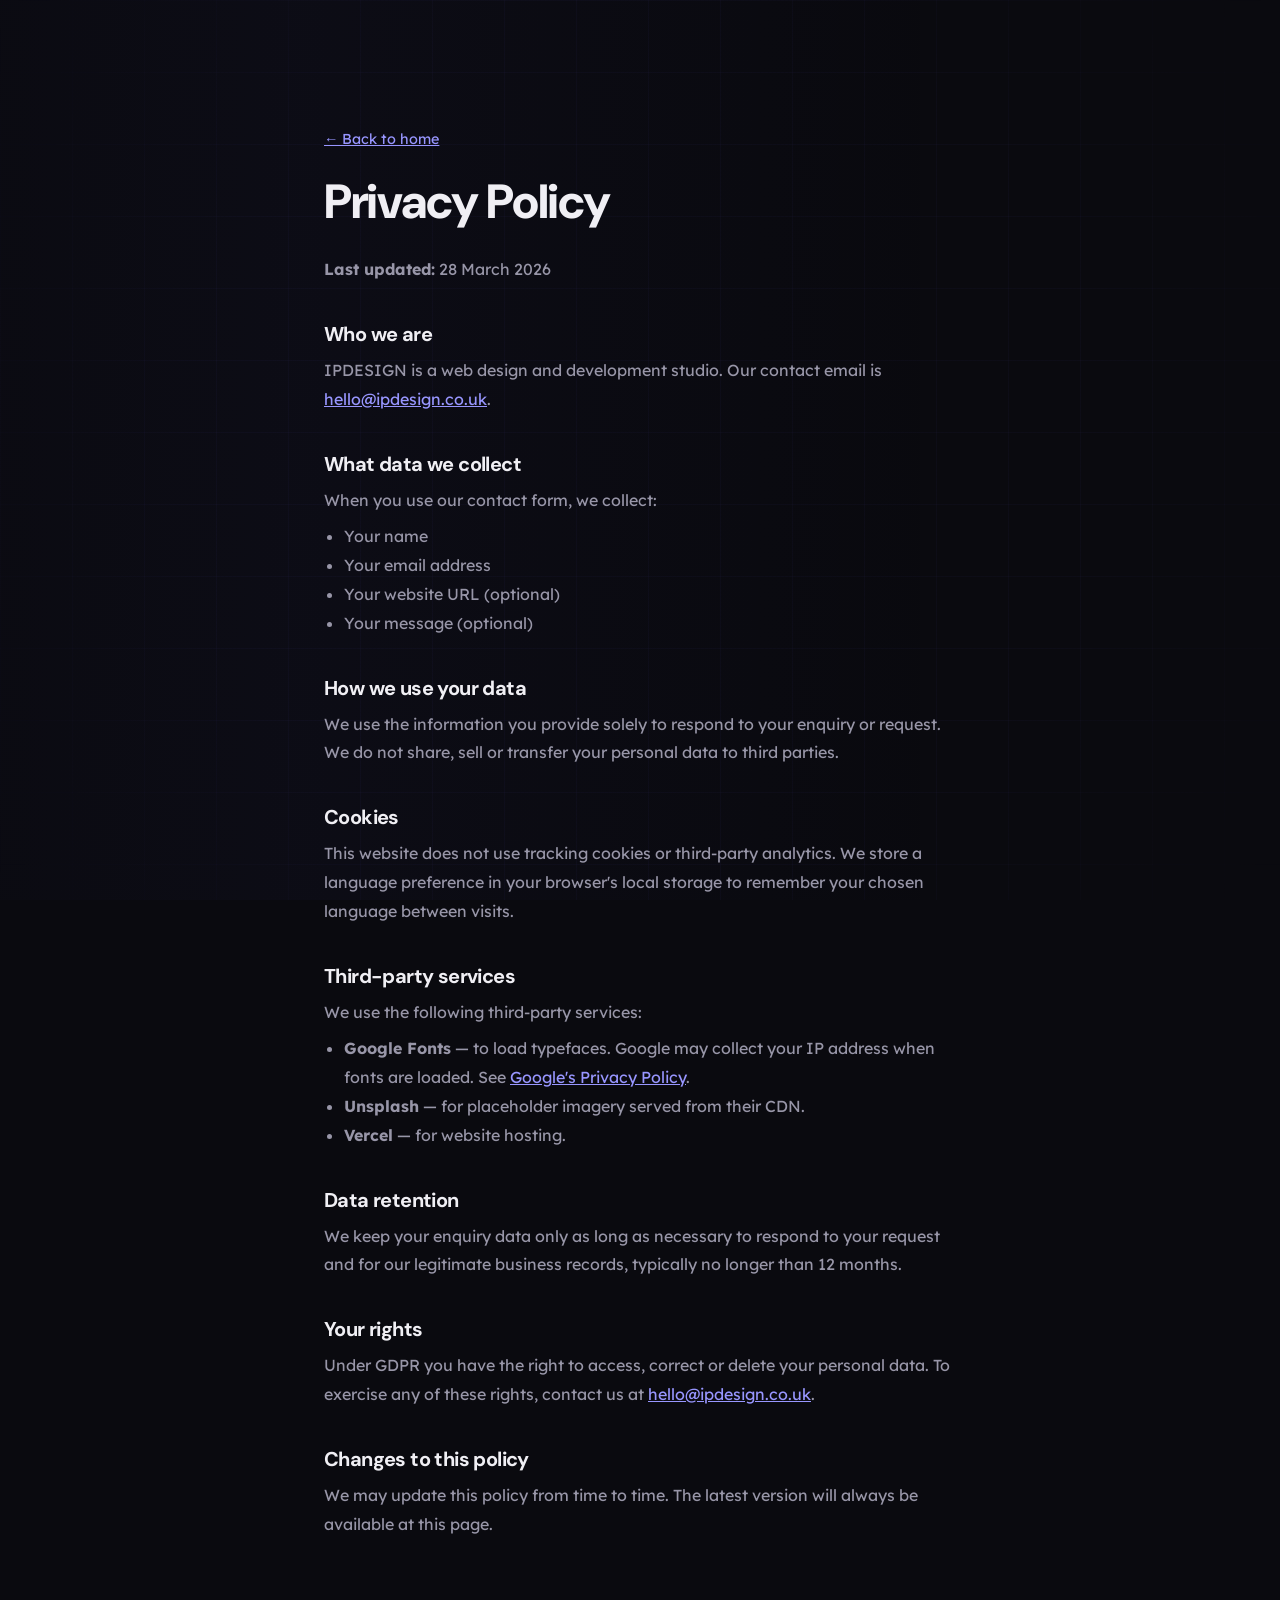
<file: privacy.html>
<!DOCTYPE html>
<html lang="en-GB">
  <head>
    <meta charset="UTF-8" />
    <meta name="viewport" content="width=device-width, initial-scale=1.0" />
    <title>Privacy Policy | IPDESIGN</title>
    <meta name="description" content="IPDESIGN privacy policy — how we collect, use and protect your data." />
    <link rel="canonical" href="https://ipdesign.co.uk/privacy" />
    <link rel="preconnect" href="https://fonts.googleapis.com" />
    <link rel="preconnect" href="https://fonts.gstatic.com" crossorigin />
    <link
      href="https://fonts.googleapis.com/css2?family=DM+Sans:wght@400;500;600;700;800;900&family=Lexend+Deca:wght@300;400;500;600&display=swap"
      rel="stylesheet"
    />
    <link rel="icon" type="image/svg+xml" href="/logo4.svg" />
    <link rel="stylesheet" href="styles.css" />
    <style>
      .privacy { max-width: 680px; margin: 0 auto; padding: 8rem 1.5rem 4rem; }
      .privacy h1 { font-size: clamp(2rem, 4vw, 3rem); margin-bottom: 2rem; }
      .privacy h2 { font-size: 1.25rem; margin-top: 2.5rem; margin-bottom: 0.75rem; color: var(--text-primary); }
      .privacy p, .privacy li { color: var(--text-secondary); line-height: 1.8; }
      .privacy ul { padding-left: 1.25rem; margin: 0.5rem 0; }
      .privacy a { color: var(--accent-light); text-decoration: underline; }
      .privacy__back { display: inline-block; margin-bottom: 2rem; color: var(--text-muted); font-size: 0.9rem; }
      .privacy__back:hover { color: var(--text-primary); }
    </style>
  </head>
  <body>
    <main class="privacy">
      <a href="/" class="privacy__back">&larr; Back to home</a>
      <h1>Privacy Policy</h1>
      <p><strong>Last updated:</strong> 28 March 2026</p>

      <h2>Who we are</h2>
      <p>IPDESIGN is a web design and development studio. Our contact email is <a href="mailto:hello@ipdesign.co.uk">hello@ipdesign.co.uk</a>.</p>

      <h2>What data we collect</h2>
      <p>When you use our contact form, we collect:</p>
      <ul>
        <li>Your name</li>
        <li>Your email address</li>
        <li>Your website URL (optional)</li>
        <li>Your message (optional)</li>
      </ul>

      <h2>How we use your data</h2>
      <p>We use the information you provide solely to respond to your enquiry or request. We do not share, sell or transfer your personal data to third parties.</p>

      <h2>Cookies</h2>
      <p>This website does not use tracking cookies or third-party analytics. We store a language preference in your browser's local storage to remember your chosen language between visits.</p>

      <h2>Third-party services</h2>
      <p>We use the following third-party services:</p>
      <ul>
        <li><strong>Google Fonts</strong> — to load typefaces. Google may collect your IP address when fonts are loaded. See <a href="https://policies.google.com/privacy" target="_blank" rel="noopener">Google's Privacy Policy</a>.</li>
        <li><strong>Unsplash</strong> — for placeholder imagery served from their CDN.</li>
        <li><strong>Vercel</strong> — for website hosting.</li>
      </ul>

      <h2>Data retention</h2>
      <p>We keep your enquiry data only as long as necessary to respond to your request and for our legitimate business records, typically no longer than 12 months.</p>

      <h2>Your rights</h2>
      <p>Under GDPR you have the right to access, correct or delete your personal data. To exercise any of these rights, contact us at <a href="mailto:hello@ipdesign.co.uk">hello@ipdesign.co.uk</a>.</p>

      <h2>Changes to this policy</h2>
      <p>We may update this policy from time to time. The latest version will always be available at this page.</p>
    </main>
  </body>
</html>
</file>
<file: styles.css>
/* ========================================================================
   IPDESIGN — Dark GSAP-Driven Redesign
   Complete CSS — March 2026
   ======================================================================== */

/* ---------- 1. Design Tokens ---------- */
:root {
  color-scheme: dark;
  --bg-base: #0A0A0F;
  --bg-elevated: #111118;
  --bg-surface: #16161F;
  --bg-soft: #1A1A24;
  --text-primary: #F0EFF4;
  --text-secondary: #9896A8;
  --text-muted: #5E5C6E;
  --text-on-accent: #FFFFFF;
  --accent: #6664E4;
  --accent-light: #9896FF;
  --accent-gold: #E9D175;
  --accent-teal: #2CBCA5;
  --accent-soft: rgba(102, 100, 228, 0.12);
  --line: rgba(102, 100, 228, 0.12);
  --line-strong: rgba(102, 100, 228, 0.24);
  --radius-lg: 24px;
  --radius-md: 16px;
  --radius-sm: 10px;
  --radius-round: 100px;
  --container: min(1280px, calc(100vw - 3rem));
  --section-space: clamp(5rem, 10vw, 10rem);
  --ease-out-quart: cubic-bezier(0.25, 1, 0.5, 1);
  --ease-out-quint: cubic-bezier(0.22, 1, 0.36, 1);
  --ease-out-expo: cubic-bezier(0.16, 1, 0.3, 1);
}

/* ---------- 2. Reset & Base ---------- */
*,
*::before,
*::after {
  box-sizing: border-box;
}

html {
  -webkit-font-smoothing: antialiased;
  -moz-osx-font-smoothing: grayscale;
}

body {
  margin: 0;
  background: var(--bg-base);
  color: var(--text-primary);
  font-family: "Lexend Deca", sans-serif;
  font-weight: 400;
  overflow-x: hidden;
}

a {
  color: inherit;
  text-decoration: none;
}

img {
  max-width: 100%;
  display: block;
}

:focus-visible {
  outline: 2px solid var(--accent);
  outline-offset: 2px;
}

/* ---------- 3. Scroll Setup ---------- */
/* ScrollSmoother disabled — normal browser scroll is used */
html {
  scroll-behavior: smooth;
}

#smooth-wrapper,
#smooth-content {
  overflow: visible;
  width: 100%;
}

/* ---------- 4. Container & Section ---------- */
.container {
  width: 100%;
  max-width: var(--container);
  margin-inline: auto;
  padding-inline: 1.5rem;
}

.section {
  padding-block: var(--section-space);
  position: relative;
}

.section + .section::before {
  content: '';
  position: absolute;
  top: 0;
  left: 50%;
  transform: translateX(-50%);
  width: min(200px, 30%);
  height: 1px;
  background: linear-gradient(90deg, transparent, var(--accent), transparent);
  opacity: 0.3;
}

/* ---------- 5. Header ---------- */
.site-header {
  position: fixed;
  top: 0;
  left: 0;
  width: 100%;
  z-index: 100;
  padding: 0.75rem 0;
  background: rgba(10, 10, 15, 0.8);
  backdrop-filter: blur(20px);
  -webkit-backdrop-filter: blur(20px);
  border-bottom: 1px solid var(--line);
  transition: padding 0.4s var(--ease-out-quart), background 0.4s;
}

.site-header.is-scrolled {
  padding: 0.5rem 0;
  background: rgba(10, 10, 15, 0.95);
}

.header__inner {
  display: flex;
  justify-content: space-between;
  align-items: center;
  gap: 2rem;
}

.brand__logo {
  height: clamp(2.25rem, 4vw, 3rem);
  width: auto;
}

.site-nav {
  display: flex;
  flex-direction: row;
  gap: 2rem;
}

.site-nav a {
  position: relative;
  color: var(--text-secondary);
  font-size: 0.92rem;
  font-weight: 500;
  transition: color 0.3s;
}

.site-nav a:hover {
  color: var(--text-primary);
}

.site-nav a::after {
  content: "";
  position: absolute;
  bottom: -4px;
  left: 0;
  width: 100%;
  height: 2px;
  background: var(--accent);
  border-radius: 1px;
  transform: scaleX(0);
  transform-origin: right;
  transition: transform 0.3s var(--ease-out-quart);
}

.site-nav a:hover::after {
  transform: scaleX(1);
  transform-origin: left;
}

.header__actions {
  display: flex;
  gap: 1rem;
  align-items: center;
}

.header-phone {
  font-size: 0.85rem;
  color: var(--text-muted);
  transition: color 0.3s;
}

.header-phone:hover {
  color: var(--text-primary);
}

.lang-toggle {
  display: inline-flex;
  align-items: center;
  justify-content: center;
  padding: 0.4rem 0.9rem;
  border: 1px solid var(--line);
  border-radius: var(--radius-round);
  background: transparent;
  color: var(--text-secondary);
  font-family: inherit;
  font-size: 0.8rem;
  font-weight: 600;
  cursor: pointer;
  transition: background 0.3s, border-color 0.3s, color 0.3s;
}

.lang-toggle:hover {
  background: var(--accent);
  border-color: var(--accent);
  color: var(--text-on-accent);
}

/* ---------- 6. Buttons ---------- */
.button {
  display: inline-flex;
  align-items: center;
  justify-content: center;
  border-radius: var(--radius-round);
  padding: 0.85rem 2rem;
  font-family: "DM Sans", sans-serif;
  font-weight: 700;
  font-size: 0.9rem;
  line-height: 1;
  cursor: pointer;
  border: 1px solid transparent;
  transition: transform 0.3s var(--ease-out-quart),
              background 0.3s,
              border-color 0.3s,
              color 0.3s;
}

.button--primary {
  background: linear-gradient(135deg, var(--accent) 0%, #8B5CF6 100%);
  border-color: var(--accent);
  color: var(--text-on-accent);
  box-shadow: 0 4px 20px -4px rgba(102, 100, 228, 0.4);
}

.button--primary:hover {
  background: transparent;
  color: var(--accent-light);
  transform: translateY(-2px);
  box-shadow: 0 8px 30px -6px rgba(102, 100, 228, 0.5);
}

.button--ghost {
  background: transparent;
  border-color: var(--line-strong);
  color: var(--text-primary);
}

.button--ghost:hover {
  border-color: var(--accent);
  background: var(--accent);
  color: var(--text-on-accent);
}

.button--compact {
  padding: 0.6rem 1.4rem;
  min-height: 2.2rem;
}

/* ---------- 7. Typography ---------- */
h1,
h2,
h3 {
  font-family: "DM Sans", sans-serif;
  margin: 0;
  letter-spacing: -0.03em;
}

h1 {
  font-size: clamp(3.2rem, 8vw, 7rem);
  line-height: 0.9;
  font-weight: 800;
}

h2 {
  font-size: clamp(2rem, 4.5vw, 3.5rem);
  line-height: 1;
}

h3 {
  font-size: clamp(1.1rem, 2vw, 1.4rem);
  line-height: 1.2;
}

p {
  margin: 0;
  color: var(--text-secondary);
  line-height: 1.7;
}

.eyebrow {
  font-size: 0.75rem;
  font-weight: 700;
  letter-spacing: 0.18em;
  text-transform: uppercase;
  color: var(--text-muted);
  margin-bottom: 0.8rem;
}

/* ---------- Blue Motion — Body Overlays ---------- */
body::before {
  content: "";
  position: fixed;
  inset: 0;
  background-image:
    linear-gradient(rgba(102, 100, 228, 0.04) 1px, transparent 1px),
    linear-gradient(90deg, rgba(102, 100, 228, 0.04) 1px, transparent 1px);
  background-size: 4.5rem 4.5rem;
  mask-image: radial-gradient(circle at center, black 58%, transparent 100%);
  pointer-events: none;
  z-index: -2;
}

body::after {
  content: "";
  position: fixed;
  inset: 0;
  background:
    linear-gradient(90deg, transparent 0%, rgba(102, 100, 228, 0.06) 48%, transparent 100%);
  opacity: 0.55;
  transform: translateX(-25%);
  animation: scanline 24s linear infinite;
  pointer-events: none;
  z-index: -1;
}

/* ---------- 8. Hero Section ---------- */
.hero {
  position: relative;
  min-height: 100vh;
  display: flex;
  flex-direction: column;
  justify-content: flex-end;
  padding: 0 0 clamp(3rem, 6vw, 6rem);
  background: var(--bg-base);
  overflow: hidden;
  clip-path: inset(0 round 0px);
}

/* Hero motion backdrop */
.hero__backdrop {
  position: absolute;
  inset: 0;
  overflow: hidden;
  pointer-events: none;
}

.hero__gradient {
  position: absolute;
  border-radius: 999px;
  filter: blur(80px);
  will-change: transform;
}

.hero__gradient--one {
  top: 10%;
  left: -12%;
  width: min(50vw, 42rem);
  height: min(50vw, 42rem);
  background: rgba(102, 100, 228, 0.18);
  animation: float-blob 18s var(--ease-out-quart) infinite;
}

.hero__gradient--two {
  right: -10%;
  top: 5%;
  width: min(44vw, 36rem);
  height: min(44vw, 36rem);
  background: rgba(65, 109, 214, 0.14);
  animation: float-blob 22s var(--ease-out-quart) infinite reverse;
}

.hero__grid {
  position: absolute;
  inset: 5% -8% 0;
  background-image:
    linear-gradient(rgba(102, 100, 228, 0.08) 1px, transparent 1px),
    linear-gradient(90deg, rgba(102, 100, 228, 0.08) 1px, transparent 1px);
  background-size: 6rem 6rem;
  transform: perspective(800px) rotateX(76deg) scale(1.25);
  transform-origin: top center;
  opacity: 0.25;
}

/* Hero floating project thumbnails */
.hero__floaters {
  position: absolute;
  inset: 0;
  z-index: 1;
  pointer-events: none;
  overflow: hidden;
}

.hero__float {
  position: absolute;
  border-radius: var(--radius-md);
  object-fit: cover;
  opacity: 0.12;
  filter: saturate(0.6);
  animation: float-thumbnail 20s ease-in-out infinite;
  box-shadow: 0 8px 40px rgba(0, 0, 0, 0.4);
}

.hero__float--1 {
  top: 12%;
  right: 4%;
  width: 220px;
  height: 150px;
  animation-delay: 0s;
  transform: rotate(3deg);
}

.hero__float--2 {
  top: 45%;
  right: 15%;
  width: 180px;
  height: 130px;
  animation-delay: -5s;
  transform: rotate(-2deg);
}

.hero__float--3 {
  top: 25%;
  right: 30%;
  width: 160px;
  height: 110px;
  animation-delay: -10s;
  transform: rotate(1.5deg);
}

.hero__float--4 {
  top: 62%;
  right: 6%;
  width: 200px;
  height: 140px;
  animation-delay: -15s;
  transform: rotate(-3deg);
}

@keyframes float-thumbnail {
  0%, 100% { transform: translateY(0) rotate(var(--r, 2deg)); opacity: 0.12; }
  50% { transform: translateY(-20px) rotate(var(--r, 2deg)); opacity: 0.18; }
}

.hero__inner {
  position: relative;
  z-index: 2;
  display: grid;
  gap: 1.5rem;
  max-width: 48rem;
  padding-top: 8rem;
}

.hero-title {
  font-family: "DM Sans", sans-serif;
  font-size: clamp(3.2rem, 8vw, 7rem);
  font-weight: 800;
  line-height: 0.9;
  letter-spacing: -0.04em;
  color: var(--text-primary);
}

.hero__lead {
  max-width: 52ch;
  font-size: clamp(1rem, 1.4vw, 1.15rem);
  color: var(--text-secondary);
}

.hero-ctas {
  display: flex;
  flex-wrap: wrap;
  gap: 1rem;
  margin-top: 0.5rem;
}

.hero__tagline {
  position: absolute;
  bottom: 8%;
  left: 0;
  width: 100%;
  overflow: hidden;
  pointer-events: none;
  z-index: 1;
}

.hero__tagline-text {
  display: block;
  font-family: "DM Sans", sans-serif;
  font-size: clamp(8rem, 20vw, 22rem);
  font-weight: 900;
  line-height: 1;
  letter-spacing: -0.03em;
  color: var(--text-primary);
  white-space: nowrap;
  text-transform: uppercase;
  opacity: 0.06;
}

.hero__sub {
  position: relative;
  z-index: 2;
  text-align: center;
  font-family: "DM Sans", sans-serif;
  font-size: 0.72rem;
  font-weight: 600;
  letter-spacing: 0.28em;
  text-transform: uppercase;
  color: var(--text-muted);
  padding: 1.5rem 0;
}

/* ---------- 9. About Section ---------- */
.about__grid {
  display: grid;
  grid-template-columns: 1fr 1fr;
  gap: clamp(2rem, 6vw, 5rem);
  align-items: start;
}

.about__left h2 {
  font-size: clamp(1.8rem, 3.5vw, 2.8rem);
  line-height: 1.15;
  max-width: 18ch;
}

.about__right {
  display: grid;
  gap: 1.5rem;
  padding-top: 0.5rem;
}

.about__right p {
  font-size: clamp(0.95rem, 1.2vw, 1.05rem);
  line-height: 1.7;
}

.about__image {
  margin-top: 2rem;
  border-radius: var(--radius-lg);
  overflow: hidden;
  position: relative;
}

.about__image img {
  width: 100%;
  height: auto;
  display: block;
  filter: brightness(0.85) saturate(0.8);
  transition: filter 0.6s ease;
}

.about__image:hover img {
  filter: brightness(0.95) saturate(1);
}

.about__image::after {
  content: '';
  position: absolute;
  inset: 0;
  background: linear-gradient(135deg, rgba(102, 100, 228, 0.15) 0%, transparent 60%);
  pointer-events: none;
}

.about__image--secondary {
  margin-top: 1.5rem;
}

/* ---------- 10. Gallery Section ---------- */
/* ---------- 10–11. Portfolio Bento Grid ---------- */
.portfolio {
  position: relative;
  background: var(--bg-base);
}

.bento-grid {
  display: grid;
  grid-template-columns: repeat(3, 1fr);
  gap: 20px;
}

.bento-grid .card:nth-child(1),
.bento-grid .card:nth-child(4),
.bento-grid .card:nth-child(7) {
  grid-column: span 2;
}

.card {
  position: relative;
  border-radius: var(--radius-lg);
  overflow: hidden;
  background: var(--bg-elevated);
  cursor: pointer;
  transition: transform 0.4s cubic-bezier(0.22, 1, 0.36, 1),
              box-shadow 0.4s cubic-bezier(0.22, 1, 0.36, 1);
  border: 1px solid rgba(255, 255, 255, 0.04);
}

.card:hover {
  transform: scale(1.02);
  box-shadow: 0 0 0 1px rgba(102, 100, 228, 0.3),
              0 0 40px -8px rgba(102, 100, 228, 0.2);
}

.card__image {
  position: relative;
  width: 100%;
  padding-top: 65%;
  overflow: hidden;
}

.bento-grid .card:nth-child(1) .card__image { padding-top: 55%; }
.bento-grid .card:nth-child(4) .card__image { padding-top: 50%; }
.bento-grid .card:nth-child(7) .card__image { padding-top: 50%; }

.card__image img {
  position: absolute;
  inset: 0;
  width: 100%;
  height: 100%;
  object-fit: cover;
  display: block;
  transition: transform 0.6s cubic-bezier(0.22, 1, 0.36, 1),
              filter 0.6s cubic-bezier(0.22, 1, 0.36, 1);
  filter: brightness(0.8) saturate(0.9);
}

.card:hover .card__image img {
  transform: scale(1.05);
  filter: brightness(0.9) saturate(1);
}

.card__image::after {
  content: '';
  position: absolute;
  inset: 0;
  background: linear-gradient(
    to top,
    rgba(10, 10, 15, 0.95) 0%,
    rgba(10, 10, 15, 0.7) 30%,
    rgba(10, 10, 15, 0.15) 60%,
    transparent 100%
  );
  z-index: 1;
  transition: background 0.4s ease;
}

.card:hover .card__image::after {
  background: linear-gradient(
    to top,
    rgba(10, 10, 15, 0.9) 0%,
    rgba(10, 10, 15, 0.55) 30%,
    rgba(10, 10, 15, 0.08) 60%,
    transparent 100%
  );
}

.card__content {
  position: absolute;
  bottom: 0;
  left: 0;
  right: 0;
  padding: 28px;
  z-index: 2;
  display: flex;
  flex-direction: column;
  gap: 10px;
}

.card__brand {
  font-family: "DM Sans", sans-serif;
  font-size: 22px;
  font-weight: 700;
  color: var(--text-primary);
  letter-spacing: -0.01em;
  line-height: 1.2;
}

.bento-grid .card:nth-child(1) .card__brand,
.bento-grid .card:nth-child(4) .card__brand,
.bento-grid .card:nth-child(7) .card__brand {
  font-size: 26px;
}

.card__meta {
  display: flex;
  align-items: center;
  gap: 12px;
  flex-wrap: wrap;
}

.sector-pill {
  display: inline-flex;
  align-items: center;
  font-family: "Lexend Deca", sans-serif;
  font-size: 11px;
  font-weight: 500;
  letter-spacing: 0.04em;
  color: var(--accent-light);
  padding: 4px 12px;
  border-radius: var(--radius-round);
  border: 1px solid rgba(102, 100, 228, 0.3);
  background: rgba(102, 100, 228, 0.1);
  white-space: nowrap;
}

.card__desc {
  font-size: 13.5px;
  font-weight: 300;
  color: var(--text-secondary);
  line-height: 1.5;
  max-width: 420px;
}

/* ---------- 12. Kinetic Typography ---------- */
.kinetic-type {
  position: relative;
  padding: clamp(4rem, 8vw, 8rem) 0;
  overflow: hidden;
  background: var(--bg-base);
}

.kinetic-type__bg {
  position: absolute;
  inset: 0;
  background: url('https://images.unsplash.com/photo-1451187580459-43490279c0fa?auto=format&fit=crop&w=1600&q=40') center/cover no-repeat;
  opacity: 0.06;
  filter: saturate(0.4);
  pointer-events: none;
}

.kinetic-type__intro {
  max-width: 36ch;
  margin: 0 auto;
  padding: 0 var(--container);
  font-size: clamp(1rem, 1.5vw, 1.3rem);
  color: var(--text-secondary);
  line-height: 1.6;
  margin-bottom: clamp(2rem, 4vw, 4rem);
  padding-left: clamp(1.5rem, 4vw, 4rem);
}

.kinetic-type__text {
  display: grid;
  gap: 0;
}

.kinetic-line {
  font-family: "DM Sans", sans-serif;
  font-size: clamp(6rem, 18vw, 18rem);
  font-weight: 900;
  line-height: 0.85;
  letter-spacing: -0.04em;
  text-transform: uppercase;
  color: var(--text-primary);
  will-change: transform;
}

/* ---------- 13. Stats Section ---------- */
.stats {
  background: var(--bg-base);
  position: relative;
  overflow: hidden;
}

.stats::before {
  content: '';
  position: absolute;
  top: 50%;
  left: 50%;
  transform: translate(-50%, -50%);
  width: 600px;
  height: 600px;
  background: radial-gradient(circle, rgba(102, 100, 228, 0.12) 0%, transparent 70%);
  pointer-events: none;
}

.stats__grid {
  display: grid;
  grid-template-columns: auto 1fr;
  gap: clamp(2rem, 5vw, 5rem);
  align-items: center;
}

.stats__big {
  display: grid;
  gap: 0.75rem;
}

.stats__number {
  font-family: "DM Sans", sans-serif;
  font-size: clamp(4rem, 10vw, 8rem);
  font-weight: 900;
  line-height: 1;
  color: var(--text-primary);
}

.stats__label {
  font-size: 0.72rem;
  font-weight: 600;
  letter-spacing: 0.18em;
  text-transform: uppercase;
  color: var(--text-muted);
  max-width: 28ch;
}

.stats__text {
  display: grid;
  gap: 0;
}

.stats__word {
  font-family: "DM Sans", sans-serif;
  font-size: clamp(6rem, 16vw, 16rem);
  font-weight: 900;
  line-height: 0.85;
  letter-spacing: -0.04em;
  text-transform: uppercase;
  color: var(--text-primary);
  opacity: 0.08;
  will-change: transform;
}

/* ---------- 14. Differentiation / Why Us (Pillars) ---------- */
.differentiation {
  background: var(--bg-base);
}

.pillars {
  display: grid;
  grid-template-columns: repeat(3, 1fr);
  gap: 1.5rem;
  margin-top: 2rem;
}

.pillar-card {
  padding: 2rem;
  border-radius: var(--radius-lg);
  border: 1px solid var(--line);
  background: var(--bg-elevated);
  transition: border-color 0.3s, transform 0.3s, box-shadow 0.3s;
  position: relative;
  overflow: hidden;
}

.pillar-card::before {
  content: '';
  position: absolute;
  top: 0;
  right: 0;
  width: 120px;
  height: 120px;
  background: radial-gradient(circle at top right, rgba(102, 100, 228, 0.08) 0%, transparent 70%);
  pointer-events: none;
}

.pillar-card:hover {
  border-color: var(--accent);
  transform: translateY(-4px);
  box-shadow: 0 12px 40px -12px rgba(102, 100, 228, 0.2);
}

.pillar-card__metric {
  font-family: "DM Sans", sans-serif;
  font-size: 2rem;
  font-weight: 800;
  color: var(--accent);
  margin-bottom: 0.25rem;
}

.pillar-card__contrast {
  font-size: 0.78rem;
  font-weight: 600;
  letter-spacing: 0.1em;
  text-transform: uppercase;
  color: var(--accent-gold);
  margin-bottom: 1rem;
}

/* ---------- 15. Services Morph (Horizontal Scroll) ---------- */
.services-morph {
  position: relative;
  overflow: hidden;
  background: var(--bg-base);
}

.services-morph__track {
  display: flex;
  width: max-content;
  will-change: transform;
}

.services-morph__panel {
  width: 100vw;
  min-height: 100vh;
  display: flex;
  flex-direction: column;
  justify-content: center;
  padding: 0 8vw;
  position: relative;
  overflow: hidden;
}

.services-morph__panel::before {
  content: '';
  position: absolute;
  top: 0;
  right: 0;
  bottom: 0;
  width: 45%;
  background: var(--panel-bg, none) center/cover no-repeat;
  opacity: 0.08;
  filter: saturate(0.3);
  mask-image: linear-gradient(to left, rgba(0,0,0,0.6) 0%, transparent 100%);
  -webkit-mask-image: linear-gradient(to left, rgba(0,0,0,0.6) 0%, transparent 100%);
  pointer-events: none;
}

.services-morph__panel-number {
  font-family: "DM Sans", sans-serif;
  font-size: 0.72rem;
  font-weight: 700;
  letter-spacing: 0.18em;
  color: var(--text-muted);
  margin-bottom: 1.5rem;
}

.services-morph__panel-title {
  font-family: "DM Sans", sans-serif;
  font-size: clamp(2rem, 4.5vw, 3.5rem);
  font-weight: 800;
  line-height: 1;
  color: var(--text-primary);
  max-width: 14ch;
  margin-bottom: 1.5rem;
}

.services-morph__panel-desc {
  max-width: 40ch;
  color: var(--text-secondary);
  font-size: clamp(0.95rem, 1.2vw, 1.05rem);
  line-height: 1.7;
  margin-bottom: 2rem;
}

.services-morph__panel-cta {
  display: inline-flex;
  align-items: center;
  gap: 0.5rem;
  padding: 0.8rem 1.8rem;
  border: 1px solid var(--line-strong);
  border-radius: var(--radius-round);
  color: var(--text-primary);
  font-size: 0.88rem;
  font-weight: 600;
  transition: border-color 0.3s, background 0.3s, color 0.3s;
}

.services-morph__panel-cta:hover {
  border-color: var(--accent);
  background: var(--accent);
  color: var(--text-on-accent);
}

.services-morph__shape {
  position: fixed;
  top: 50%;
  right: 10%;
  transform: translate(0, -50%);
  width: clamp(200px, 25vw, 350px);
  height: clamp(200px, 25vw, 350px);
  color: var(--accent);
  pointer-events: none;
  z-index: 0;
  opacity: 0;
  transition: opacity 0.4s;
}

.services-morph.is-active .services-morph__shape {
  opacity: 1;
}

/* ---------- 16. FAQ Accordion & Comparison Table ---------- */
.accordion__item {
  border: 1px solid var(--line);
  border-radius: var(--radius-md);
  margin-bottom: 1rem;
  overflow: hidden;
  background: var(--bg-elevated);
  transition: border-color 0.3s, box-shadow 0.3s;
}

.accordion__item:hover {
  box-shadow: 0 4px 20px -6px rgba(0, 0, 0, 0.3);
}

.accordion__item.is-open {
  border-color: var(--accent-teal);
}

.accordion__trigger {
  width: 100%;
  padding: 1.25rem 1.5rem;
  background: transparent;
  border: none;
  font-family: inherit;
  font-size: 1.05rem;
  font-weight: 600;
  text-align: left;
  cursor: pointer;
  display: flex;
  justify-content: space-between;
  align-items: center;
  gap: 1rem;
  color: var(--text-primary);
  transition: color 0.3s;
}

.accordion__item.is-open .accordion__trigger {
  color: var(--accent-teal);
}

.accordion__icon {
  font-size: 1.4rem;
  transition: transform 0.3s var(--ease-out-quart);
  flex-shrink: 0;
  color: var(--text-muted);
}

.accordion__item.is-open .accordion__icon {
  transform: rotate(45deg);
  color: var(--accent-teal);
}

.accordion__body {
  max-height: 0;
  overflow: hidden;
  opacity: 0;
  transition: max-height 0.5s var(--ease-out-expo), opacity 0.3s;
}

.accordion__item.is-open .accordion__body {
  max-height: 500px;
  opacity: 1;
}

.accordion__body-inner {
  padding: 0 1.5rem 1.25rem;
  color: var(--text-secondary);
  line-height: 1.7;
}

.comparison-table {
  margin-top: 3rem;
  overflow-x: auto;
}

.comparison-table table {
  width: 100%;
  border-collapse: collapse;
  border-radius: var(--radius-md);
  overflow: hidden;
}

.comparison-table th {
  background: var(--bg-surface);
  color: var(--text-secondary);
  padding: 1rem 1.25rem;
  font-family: "DM Sans", sans-serif;
  font-weight: 700;
  font-size: 0.85rem;
  text-align: left;
  letter-spacing: 0.05em;
}

.comparison-table th:last-child {
  color: var(--accent-gold);
}

.comparison-table td {
  padding: 0.9rem 1.25rem;
  border-bottom: 1px solid var(--line);
  font-size: 0.92rem;
  color: var(--text-secondary);
}

.comparison-table td.highlight {
  color: var(--accent);
  font-weight: 700;
}

.comparison-table tbody tr:last-child td {
  border-bottom: none;
}

.comparison-table tbody tr:hover {
  background: var(--bg-elevated);
}

/* ---------- 17. Process Timeline ---------- */
.timeline {
  display: grid;
  gap: 1rem;
  margin-top: 2rem;
}

.process-item {
  display: grid;
  grid-template-columns: auto 1fr;
  gap: 1.25rem;
  align-items: start;
  padding: 1.5rem;
  border-radius: var(--radius-md);
  border: 1px solid var(--line);
  background: var(--bg-elevated);
  transition: border-color 0.3s, transform 0.3s;
}

.process-item:hover {
  border-color: var(--accent);
  transform: translateY(-2px);
  box-shadow: 0 8px 30px -8px rgba(102, 100, 228, 0.15);
}

.process-item__index {
  display: flex;
  align-items: center;
  justify-content: center;
  width: 2.5rem;
  height: 2.5rem;
  border-radius: 50%;
  background: var(--accent-soft);
  color: var(--accent-light);
  font-family: "DM Sans", sans-serif;
  font-weight: 800;
  font-size: 0.85rem;
}

.process-item h3 {
  color: var(--text-primary);
}

.process-item p {
  margin-top: 0.4rem;
  color: var(--text-secondary);
}

/* ---------- 18. Marquee ---------- */
.marquee-section {
  padding: 2.5rem 0;
  border-top: 1px solid var(--line);
  border-bottom: 1px solid var(--line);
  overflow: hidden;
  background: linear-gradient(135deg, var(--bg-base) 0%, rgba(102, 100, 228, 0.04) 50%, var(--bg-base) 100%);
}

.marquee__track {
  display: flex;
  gap: 3rem;
  white-space: nowrap;
  will-change: transform;
}

.marquee__track span {
  font-family: "DM Sans", sans-serif;
  font-size: clamp(1.5rem, 3.5vw, 3rem);
  font-weight: 800;
  text-transform: uppercase;
  letter-spacing: 0.08em;
  color: var(--text-primary);
  opacity: 0.5;
  flex-shrink: 0;
}

.marquee-dot {
  opacity: 0.2;
}

/* ---------- 19. Contact / CTA Section ---------- */
.cta-section {
  background: var(--bg-elevated);
  position: relative;
  overflow: hidden;
}

.cta-section__bg {
  position: absolute;
  inset: 0;
  background: url('https://images.unsplash.com/photo-1497366216548-37526070297c?auto=format&fit=crop&w=1600&q=40') center/cover no-repeat;
  opacity: 0.04;
  filter: saturate(0.3);
  pointer-events: none;
}

.cta-section::before {
  content: '';
  position: absolute;
  top: -200px;
  right: -200px;
  width: 500px;
  height: 500px;
  background: radial-gradient(circle, rgba(102, 100, 228, 0.1) 0%, transparent 70%);
  pointer-events: none;
}

.cta-section__grid {
  display: grid;
  grid-template-columns: 1fr 1fr;
  gap: clamp(2rem, 5vw, 5rem);
  align-items: start;
}

.cta-section__copy {
  display: grid;
  gap: 1rem;
  padding-top: 1rem;
}

.scarcity-badge {
  color: var(--accent-gold);
  font-size: 0.85rem;
  font-weight: 600;
}

.trust-line {
  text-align: center;
  color: var(--text-muted);
  font-size: 0.85rem;
  margin-top: 2rem;
}

.audit-form {
  display: grid;
  gap: 1rem;
}

.field {
  display: grid;
  gap: 0.4rem;
}

.field span {
  font-size: 0.78rem;
  letter-spacing: 0.06em;
  text-transform: uppercase;
  color: var(--text-muted);
}

.field input,
.field textarea {
  width: 100%;
  padding: 0.9rem 1rem;
  border: 1px solid var(--line-strong);
  border-radius: var(--radius-sm);
  background: rgba(255, 255, 255, 0.04);
  color: var(--text-primary);
  font: inherit;
  font-size: 0.95rem;
  resize: vertical;
  transition: border-color 0.3s, box-shadow 0.3s, background 0.3s;
}

.field input::placeholder,
.field textarea::placeholder {
  color: var(--text-muted);
}

.field input:focus,
.field textarea:focus {
  outline: none;
  border-color: var(--accent);
  box-shadow: 0 0 0 3px rgba(102, 100, 228, 0.15);
  background: rgba(255, 255, 255, 0.06);
}

/* ---------- 20. Footer ---------- */
.site-footer {
  padding: 3rem 0;
  border-top: 1px solid var(--line);
  background: var(--bg-base);
}

.site-footer__grid {
  display: grid;
  grid-template-columns: 1.4fr 0.6fr 0.8fr;
  gap: 2rem;
}

.site-footer__summary {
  max-width: 32rem;
  margin-top: 1rem;
  color: var(--text-secondary);
}

.site-footer__grid > div {
  display: grid;
  align-content: start;
  gap: 0.5rem;
}

.footer-title {
  font-size: 0.75rem;
  font-weight: 700;
  letter-spacing: 0.18em;
  text-transform: uppercase;
  color: var(--text-muted);
  margin-bottom: 0.5rem;
}

.site-footer a {
  color: var(--text-secondary);
  font-size: 0.92rem;
  transition: color 0.2s;
}

.site-footer a:hover {
  color: var(--text-primary);
}

.brand--footer .brand__logo {
  height: clamp(3.5rem, 6vw, 5rem);
}

/* ---------- 21. Scroll Progress Bar ---------- */
.scroll-progress {
  position: fixed;
  top: 0;
  left: 0;
  height: 2px;
  width: 100%;
  background: linear-gradient(90deg, var(--accent), var(--accent-gold));
  transform-origin: left;
  transform: scaleX(0);
  z-index: 200;
  pointer-events: none;
}

/* ---------- 22. Animation Utility Classes ---------- */
.anim-reveal,
.anim-fade {
  opacity: 0;
  transform: translateY(40px);
  animation: reveal-fallback 0.6s ease-out 2.2s forwards;
}

[data-reveal] {
  opacity: 0;
  transform: translateY(30px);
  animation: reveal-fallback 0.6s ease-out 1.8s forwards;
}

[data-reveal-stagger] > * {
  opacity: 0;
  transform: translateY(30px);
  animation: reveal-fallback 0.6s ease-out 2s forwards;
}

/* Fallback: if GSAP doesn't animate these, CSS will after 1.8s */
@keyframes reveal-fallback {
  to { opacity: 1; transform: translateY(0); }
}

.section-heading {
  margin-bottom: clamp(2rem, 4vw, 3rem);
}

/* ---------- Trust Bar ---------- */
.trust-bar {
  display: flex;
  flex-wrap: wrap;
  gap: 0.75rem;
  margin-top: 0.5rem;
}

.trust-signal {
  display: inline-flex;
  align-items: center;
  gap: 0.5rem;
  padding: 0.4rem 0.85rem;
  border-radius: var(--radius-round);
  border: 1px solid var(--line);
  background: rgba(102, 100, 228, 0.06);
  font-size: 0.78rem;
  color: var(--text-secondary);
  white-space: nowrap;
}

/* ---------- Hero Title Lines ---------- */
.hero-title__line {
  display: block;
}


/* ---------- Keyframes — Blue Motion ---------- */
@keyframes float-blob {
  0%, 100% { transform: translate(0, 0) scale(1); }
  33% { transform: translate(30px, -20px) scale(1.05); }
  66% { transform: translate(-20px, 15px) scale(0.95); }
}

@keyframes scanline {
  0% { transform: translateX(-35%); }
  100% { transform: translateX(120%); }
}

@keyframes brand-breathe {
  0%, 100% {
    box-shadow: 0 0 0 6px rgba(102, 100, 228, 0.08), 0 0 38px rgba(102, 100, 228, 0.2);
  }
  50% {
    box-shadow: 0 0 0 8px rgba(102, 100, 228, 0.14), 0 0 48px rgba(102, 100, 228, 0.35);
  }
}

@keyframes pulse-node {
  0%, 100% {
    opacity: 0.58;
    box-shadow: 0 0 0 0.28rem rgba(102, 100, 228, 0.05), 0 0 12px rgba(102, 100, 228, 0.1);
  }
  50% {
    opacity: 1;
    box-shadow: 0 0 0 0.46rem rgba(102, 100, 228, 0.12), 0 0 22px rgba(102, 100, 228, 0.22);
  }
}

/* ---------- Skip Link ---------- */
.skip-link {
  position: absolute;
  left: -9999px;
  top: auto;
  width: 1px;
  height: 1px;
  overflow: hidden;
  z-index: 9999;
}

.skip-link:focus {
  position: fixed;
  top: 10px;
  left: 10px;
  width: auto;
  height: auto;
  padding: 0.75rem 1.5rem;
  background: var(--accent);
  color: #fff;
  border-radius: 4px;
  font-size: 1rem;
  text-decoration: none;
}

/* ---------- Hamburger Menu ---------- */
.hamburger {
  display: none;
  flex-direction: column;
  justify-content: center;
  gap: 5px;
  width: 44px;
  height: 44px;
  padding: 10px;
  background: transparent;
  border: none;
  cursor: pointer;
  z-index: 110;
}

.hamburger__line {
  display: block;
  width: 100%;
  height: 2px;
  background: var(--text-primary);
  border-radius: 1px;
  transition: transform 0.3s var(--ease-out-quart), opacity 0.3s;
}

.hamburger[aria-expanded="true"] .hamburger__line:nth-child(1) {
  transform: translateY(7px) rotate(45deg);
}

.hamburger[aria-expanded="true"] .hamburger__line:nth-child(2) {
  opacity: 0;
}

.hamburger[aria-expanded="true"] .hamburger__line:nth-child(3) {
  transform: translateY(-7px) rotate(-45deg);
}

/* ---------- Form Status & Consent ---------- */
.form-consent {
  font-size: 0.78rem;
  color: var(--text-muted);
  line-height: 1.5;
}

.form-consent a {
  color: var(--accent-light);
  text-decoration: underline;
}

.form-status {
  font-size: 0.88rem;
  line-height: 1.5;
  padding: 0;
  min-height: 1.5em;
}

.form-status:empty {
  display: none;
}

.form-status--success {
  color: var(--accent-teal);
  padding: 0.75rem 1rem;
  border: 1px solid rgba(44, 188, 165, 0.3);
  border-radius: var(--radius-sm);
  background: rgba(44, 188, 165, 0.08);
}

.form-status--error {
  color: #f87171;
  padding: 0.75rem 1rem;
  border: 1px solid rgba(248, 113, 113, 0.3);
  border-radius: var(--radius-sm);
  background: rgba(248, 113, 113, 0.08);
}

.form-status--sending {
  color: var(--accent-light);
}

/* ---------- 23. Responsive ---------- */
@media (max-width: 1024px) {
  .hamburger {
    display: flex;
  }

  .site-nav {
    display: none;
    position: fixed;
    inset: 0;
    top: 0;
    background: rgba(10, 10, 15, 0.97);
    backdrop-filter: blur(24px);
    -webkit-backdrop-filter: blur(24px);
    flex-direction: column;
    align-items: center;
    justify-content: center;
    gap: 2.5rem;
    z-index: 105;
    padding: 4rem 2rem;
  }

  .site-nav.is-open {
    display: flex;
  }

  .site-nav a {
    font-size: 1.5rem;
    font-weight: 700;
    color: var(--text-primary);
  }

  body.nav-open {
    overflow: hidden;
  }

  .hero__floaters {
    display: none;
  }

  .hero__tagline-text {
    font-size: clamp(4rem, 14vw, 10rem);
  }

  .about__grid {
    grid-template-columns: 1fr;
  }

  .bento-grid {
    grid-template-columns: repeat(2, 1fr);
    gap: 16px;
  }

  .bento-grid .card:nth-child(1),
  .bento-grid .card:nth-child(4),
  .bento-grid .card:nth-child(7) {
    grid-column: span 2;
  }

  .card__content { padding: 22px; }
  .card__brand { font-size: 20px; }
  .bento-grid .card:nth-child(1) .card__brand,
  .bento-grid .card:nth-child(4) .card__brand,
  .bento-grid .card:nth-child(7) .card__brand { font-size: 23px; }

  .stats__grid {
    grid-template-columns: 1fr;
  }

  .cta-section__grid {
    grid-template-columns: 1fr;
  }

  .site-footer__grid {
    grid-template-columns: 1fr;
  }

  .pillars {
    grid-template-columns: 1fr;
  }

  .bento-grid {
    grid-template-columns: 1fr;
  }

  .bento-grid .card:nth-child(1),
  .bento-grid .card:nth-child(4),
  .bento-grid .card:nth-child(7) {
    grid-column: span 1;
  }

  .card__image { padding-top: 60% !important; }
  .card__brand { font-size: 19px !important; }
  .card__desc { font-size: 13px; }

  .services-morph__track {
    flex-direction: column;
    width: 100%;
  }

  .services-morph__panel {
    width: 100%;
    min-height: auto;
    padding: 3rem 1.5rem;
  }

  .animated-number {
    font-size: 4rem;
  }
}

@media (max-width: 760px) {
  .header__inner {
    flex-wrap: wrap;
  }

  .hero__inner {
    padding-top: 6rem;
  }

  .hero-ctas {
    flex-direction: column;
  }

  .hero-ctas > * {
    width: 100%;
    text-align: center;
  }

  .kinetic-line {
    font-size: clamp(3rem, 12vw, 8rem);
  }

  .stats__word {
    font-size: clamp(3rem, 12vw, 8rem);
  }
}

/* ---------- 24. Reduced Motion ---------- */
@media (prefers-reduced-motion: reduce) {
  *,
  *::before,
  *::after {
    animation-duration: 0.01ms !important;
    animation-iteration-count: 1 !important;
    transition-duration: 0.01ms !important;
  }

  .anim-reveal,
  .anim-fade,
  [data-reveal],
  [data-reveal-stagger] > * {
    opacity: 1 !important;
    transform: none !important;
  }

  .hero {
    clip-path: none !important;
  }

  .marquee__track {
    animation: none !important;
  }

  body::before,
  body::after,
  .hero__gradient,
  .hero__grid {
    display: none !important;
  }
}
</file>
